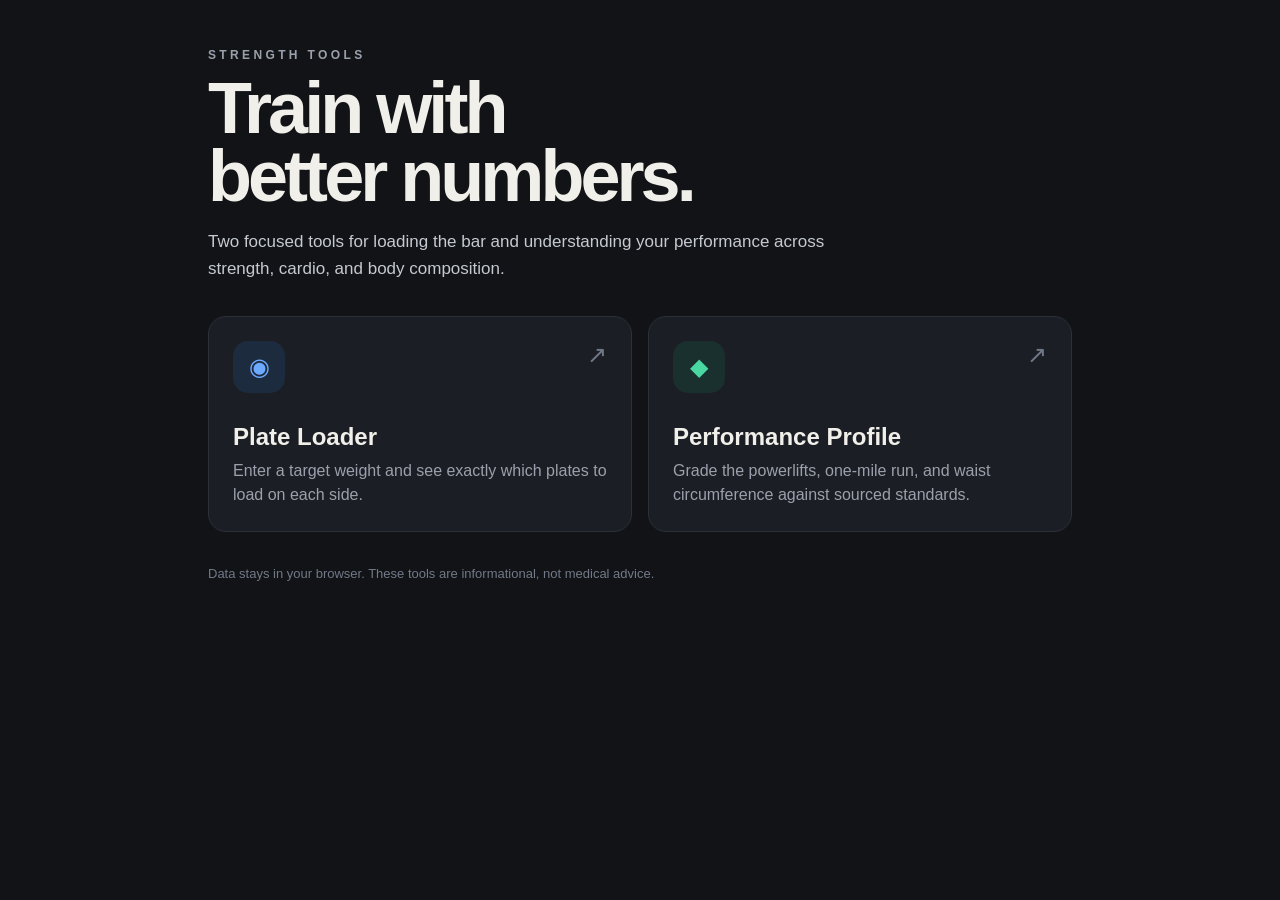
<file: index.html>
<!DOCTYPE html>
<html lang="en">
<head>
<meta charset="UTF-8">
<meta name="viewport" content="width=device-width, initial-scale=1, viewport-fit=cover">
<meta name="theme-color" content="#17181B">
<title>Strength Tools</title>
<style>
:root{color-scheme:dark;--bg:#111317;--panel:#1b1e24;--line:#2b3039;--text:#f1efe9;--muted:#9ba1ac}
*{box-sizing:border-box}body{margin:0;background:var(--bg);color:var(--text);font-family:Inter,-apple-system,BlinkMacSystemFont,"Segoe UI",sans-serif;min-height:100vh}
main{max-width:900px;margin:auto;padding:48px 18px 80px}.eyebrow{font-size:12px;letter-spacing:.28em;text-transform:uppercase;color:var(--muted);font-weight:800}
h1{font-size:clamp(38px,8vw,72px);line-height:.95;margin:12px 0 16px;letter-spacing:-.055em}.intro{max-width:620px;color:#c5c9d0;line-height:1.6;font-size:17px}
.grid{display:grid;grid-template-columns:repeat(auto-fit,minmax(260px,1fr));gap:16px;margin-top:34px}
.card{display:block;text-decoration:none;color:inherit;background:var(--panel);border:1px solid var(--line);border-radius:18px;padding:24px;min-height:210px;transition:.18s transform,.18s border-color}
.card:hover{transform:translateY(-3px);border-color:#596172}.icon{width:52px;height:52px;border-radius:15px;display:grid;place-items:center;font-size:24px;margin-bottom:30px}
.plate{background:#2f80ed22;color:#6ca9ff}.profile{background:#18a87522;color:#49d7a2}.card h2{margin:0 0 8px;font-size:24px}.card p{margin:0;color:var(--muted);line-height:1.5}.arrow{float:right;color:#707887;font-size:24px}
footer{margin-top:34px;color:#727987;font-size:13px}
</style>
</head>
<body>
<main>
  <div class="eyebrow">Strength Tools</div>
  <h1>Train with<br>better numbers.</h1>
  <p class="intro">Two focused tools for loading the bar and understanding your performance across strength, cardio, and body composition.</p>
  <section class="grid">
    <a class="card" href="plate-loader.html">
      <span class="arrow">↗</span><div class="icon plate">◉</div>
      <h2>Plate Loader</h2><p>Enter a target weight and see exactly which plates to load on each side.</p>
    </a>
    <a class="card" href="performance-grader/">
      <span class="arrow">↗</span><div class="icon profile">◆</div>
      <h2>Performance Profile</h2><p>Grade the powerlifts, one-mile run, and waist circumference against sourced standards.</p>
    </a>
  </section>
  <footer>Data stays in your browser. These tools are informational, not medical advice.</footer>
</main>
</body>
</html>
</file>
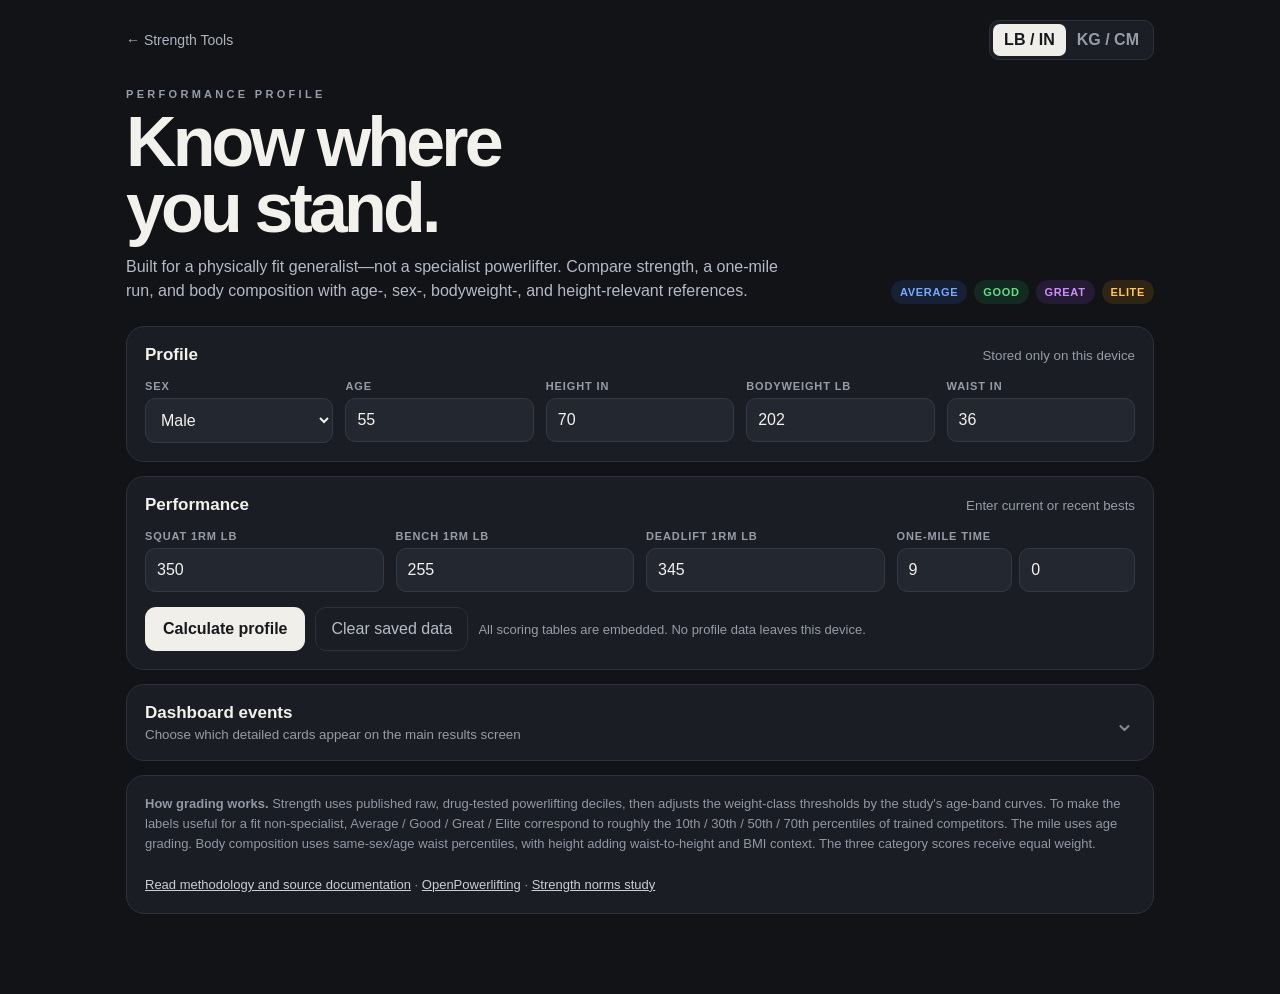
<file: performance-grader/index.html>
<!DOCTYPE html>
<html lang="en">
<head>
<meta charset="UTF-8">
<meta name="viewport" content="width=device-width, initial-scale=1, viewport-fit=cover">
<meta name="apple-mobile-web-app-capable" content="yes">
<meta name="mobile-web-app-capable" content="yes">
<meta name="apple-mobile-web-app-title" content="Performance Profile">
<meta name="theme-color" content="#111317">
<title>Performance Profile</title>
<link rel="stylesheet" href="styles.css">
</head>
<body>
<div class="container">
  <div class="topbar">
    <a class="back" href="../">← Strength Tools</a>
    <div class="unit-toggle" aria-label="Units">
      <button id="imperialBtn" class="active" type="button">LB / IN</button>
      <button id="metricBtn" type="button">KG / CM</button>
    </div>
  </div>

  <header class="hero">
    <div>
      <div class="eyebrow">Performance Profile</div>
      <h1>Know where<br>you stand.</h1>
      <p>Built for a physically fit generalist—not a specialist powerlifter. Compare strength, a one-mile run, and body composition with age-, sex-, bodyweight-, and height-relevant references.</p>
    </div>
    <div class="legend" aria-label="Grade legend">
      <span style="background:#3b82f622;color:#78a9ff">Average</span>
      <span style="background:#22c55e22;color:#66dc89">Good</span>
      <span style="background:#a855f722;color:#cc8ff9">Great</span>
      <span style="background:#f59e0b22;color:#ffc65a">Elite</span>
    </div>
  </header>

  <section class="panel">
    <div class="panel-title"><h2>Profile</h2><small>Stored only on this device</small></div>
    <div class="form-grid profile-grid">
      <div class="field"><label for="sex">Sex</label><select id="sex"><option value="male">Male</option><option value="female">Female</option></select></div>
      <div class="field"><label for="age">Age</label><input id="age" type="number" min="18" max="100" step="1" value="55"></div>
      <div class="field"><label for="height">Height <span class="lengthUnit">in</span></label><input id="height" type="number" min="1" step="0.1" value="70"></div>
      <div class="field"><label for="weight">Bodyweight <span class="weightUnit">lb</span></label><input id="weight" type="number" min="1" step="0.1" value="202"></div>
      <div class="field"><label for="waist">Waist <span class="lengthUnit">in</span></label><input id="waist" type="number" min="1" step="0.1" value="36"></div>
    </div>
  </section>

  <section class="panel">
    <div class="panel-title"><h2>Performance</h2><small>Enter current or recent bests</small></div>
    <div class="form-grid">
      <div class="field"><label for="squat">Squat 1RM <span class="weightUnit">lb</span></label><input id="squat" type="number" min="0" step="1" value="350"></div>
      <div class="field"><label for="bench">Bench 1RM <span class="weightUnit">lb</span></label><input id="bench" type="number" min="0" step="1" value="255"></div>
      <div class="field"><label for="deadlift">Deadlift 1RM <span class="weightUnit">lb</span></label><input id="deadlift" type="number" min="0" step="1" value="345"></div>
      <div class="field"><label>One-mile time</label><div class="time-row"><input id="mileMin" aria-label="Mile minutes" type="number" min="2" max="30" step="1" value="9"><input id="mileSec" aria-label="Mile seconds" type="number" min="0" max="59" step="1" value="0"></div></div>
    </div>
    <div class="action-row">
      <button class="primary" id="calculateBtn" type="button">Calculate profile</button>
      <button class="secondary" id="clearBtn" type="button">Clear saved data</button>
      <span class="status" id="status">All scoring tables are embedded. No profile data leaves this device.</span>
    </div>
  </section>

  <details class="panel dashboard-panel">
    <summary><span><b>Dashboard events</b><small>Choose which detailed cards appear on the main results screen</small></span><span class="summary-arrow">⌄</span></summary>
    <div id="testPicker" class="test-picker"></div>
    <p class="picker-note">This is the foundation for the future 20–30-test catalog. New tests can be added to the registry and pinned here without redesigning the dashboard.</p>
  </details>

  <div id="results" class="hidden">
    <section class="summary">
      <div class="score-card overall"><div class="score-label">Overall performance</div><div class="score-num" id="overallScore">—</div><div id="overallGrade"></div><div class="score-sub" id="overallSub"></div></div>
      <div class="score-card"><div class="score-label">Strength</div><div class="score-num" id="strengthScore">—</div><div id="strengthGrade"></div><div class="score-sub" id="strengthSub"></div></div>
      <div class="score-card"><div class="score-label">Cardio</div><div class="score-num" id="cardioScore">—</div><div id="cardioGrade"></div><div class="score-sub" id="cardioSub"></div></div>
      <div class="score-card"><div class="score-label">Body composition</div><div class="score-num" id="bodyScore">—</div><div id="bodyGrade"></div><div class="score-sub" id="bodySub"></div></div>
    </section>
    <div id="healthNotice" class="notice hidden"></div>
    <section class="events" id="eventGrid"></section>
  </div>

  <section class="panel sources">
    <b>How grading works.</b> Strength uses published raw, drug-tested powerlifting deciles, then adjusts the weight-class thresholds by the study's age-band curves. To make the labels useful for a fit non-specialist, Average / Good / Great / Elite correspond to roughly the 10th / 30th / 50th / 70th percentiles of trained competitors. The mile uses age grading. Body composition uses same-sex/age waist percentiles, with height adding waist-to-height and BMI context. The three category scores receive equal weight.
    <br><br>
    <a href="SOURCES.md">Read methodology and source documentation</a> ·
    <a href="https://www.openpowerlifting.org/" target="_blank" rel="noopener">OpenPowerlifting</a> ·
    <a href="https://doi.org/10.1016/j.jsams.2024.07.005" target="_blank" rel="noopener">Strength norms study</a>
  </section>
</div>
<script src="app.js"></script>
</body>
</html>
</file>
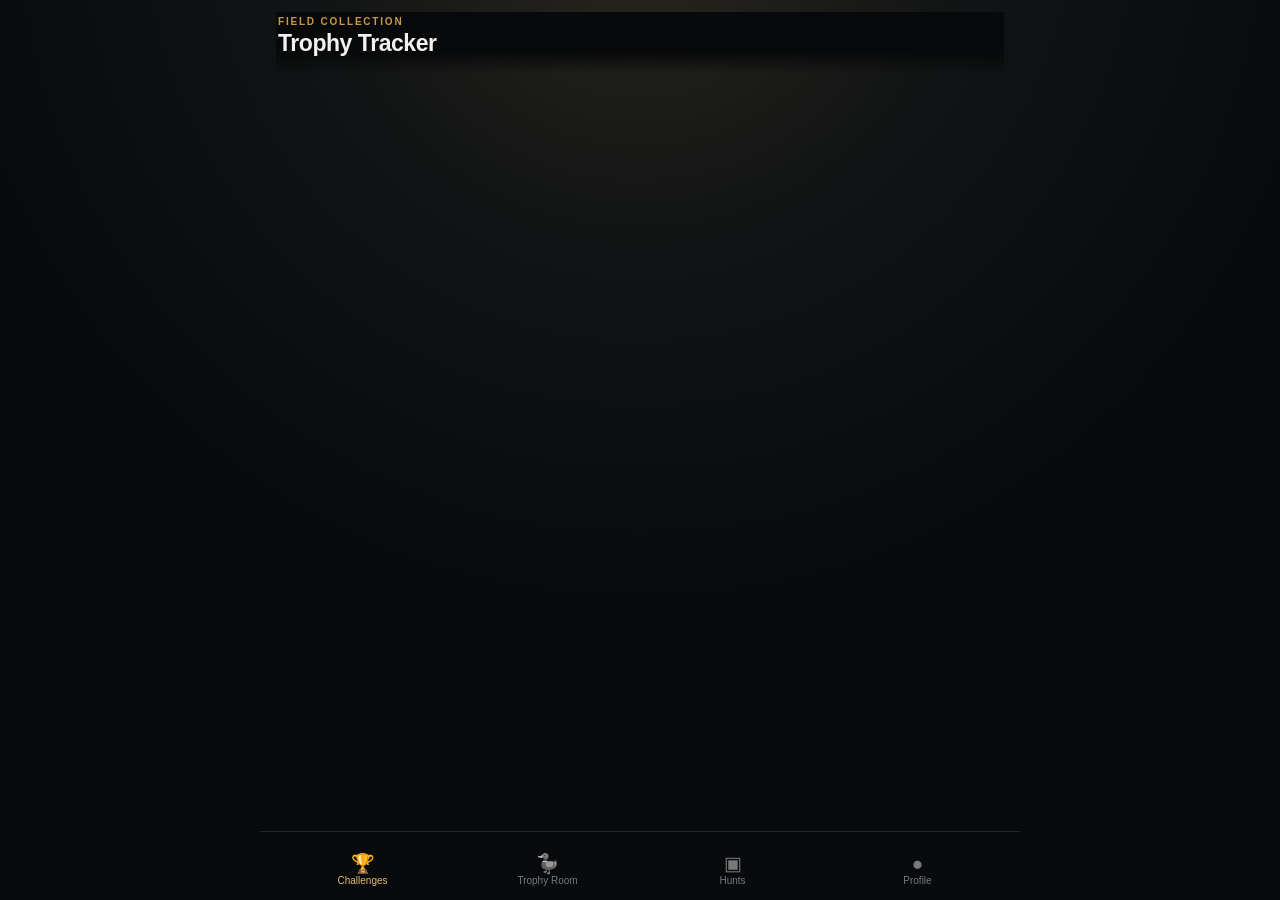
<file: uwc/index.html>
<!doctype html>
<html lang="en">
<head>
  <meta charset="utf-8" />
  <meta name="viewport" content="width=device-width, initial-scale=1, viewport-fit=cover" />
  <meta name="theme-color" content="#0b0c0d" />
  <meta name="color-scheme" content="dark" />
  <meta name="apple-mobile-web-app-capable" content="yes" />
  <meta name="apple-mobile-web-app-status-bar-style" content="black-translucent" />
  <meta name="apple-mobile-web-app-title" content="Trophy Tracker" />
  <meta name="description" content="A mobile-first trophy and hunting challenge tracker for waterfowl, turkey, upland game and big-game slams." />
  <link rel="manifest" href="manifest.webmanifest" />
  <link rel="icon" href="icon.svg" type="image/svg+xml" />
  <link rel="stylesheet" href="styles.css" />
  <link rel="stylesheet" href="challenge-library.css" />
  <title>Trophy Tracker</title>
</head>
<body>
  <div id="app" class="app-shell">
    <header class="topbar">
      <div>
        <div class="eyebrow">FIELD COLLECTION</div>
        <h1>Trophy Tracker</h1>
      </div>
      <button id="installBtn" class="icon-btn hidden" aria-label="Install app" title="Install app">＋</button>
    </header>
    <main id="screen" class="screen" aria-live="polite"></main>
    <nav class="bottom-nav" aria-label="Primary">
      <button class="nav-btn active" data-screen="challenges"><span>🏆</span><small>Challenges</small></button>
      <button class="nav-btn" data-screen="trophies"><span>🦆</span><small>Trophy Room</small></button>
      <button class="nav-btn" data-screen="hunts"><span>▣</span><small>Hunts</small></button>
      <button class="nav-btn" data-screen="profile"><span>●</span><small>Profile</small></button>
    </nav>
  </div>
  <div id="modalRoot"></div>
  <div id="toast" class="toast" role="status"></div>
  <script src="app.js"></script>
  <script src="species-icons.js"></script>
  <script src="waterfowl-icons-compat.js"></script>
  <script src="challenge-library.js"></script>
  <script src="challenge-data-fixes.js"></script>
  <script src="challenge-record-save-fix.js"></script>
</body>
</html>
</file>
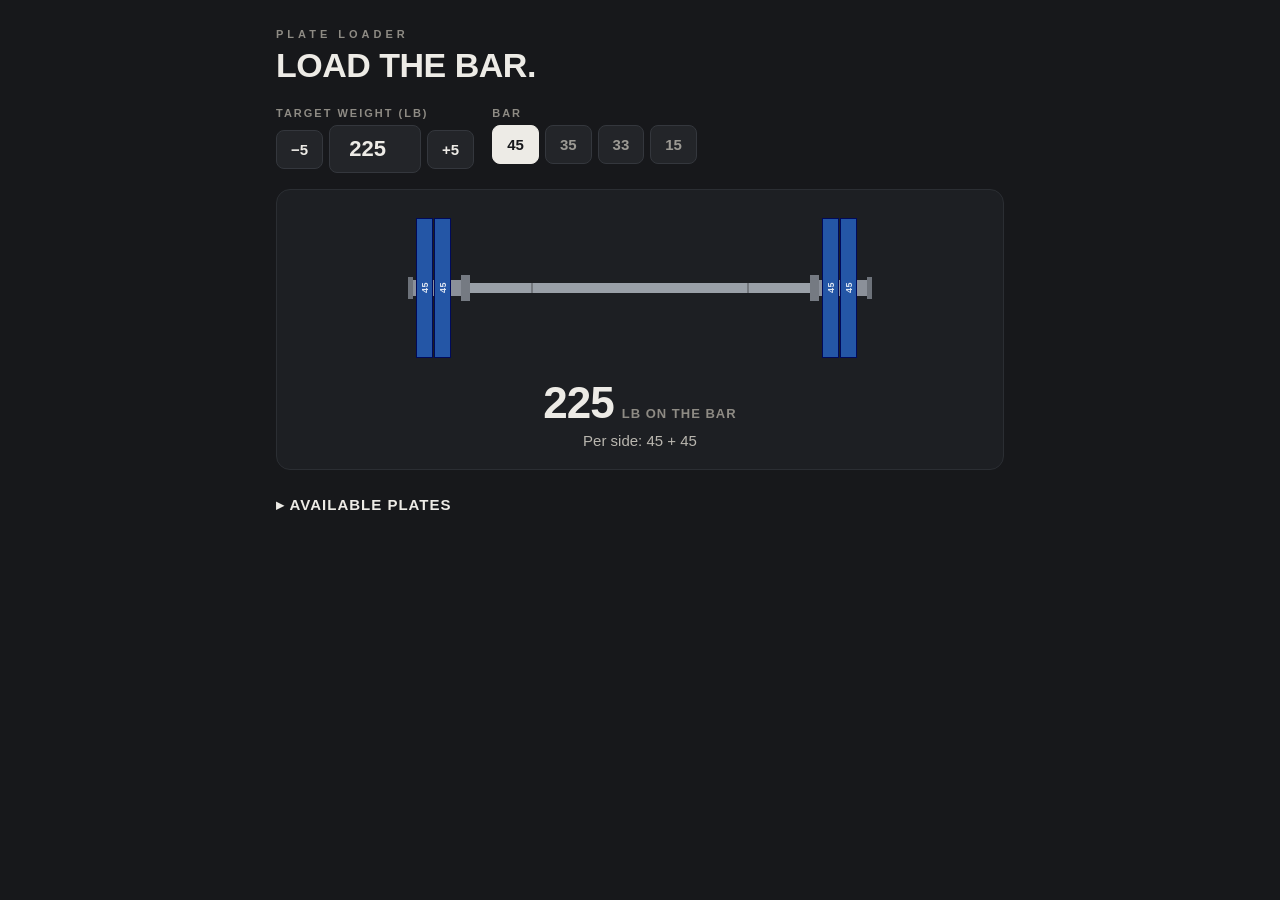
<file: plate-loader.html>
<!DOCTYPE html>
<html lang="en">
<head>
<meta charset="UTF-8">
<meta name="viewport" content="width=device-width, initial-scale=1, viewport-fit=cover, user-scalable=no">
<meta name="apple-mobile-web-app-capable" content="yes">
<meta name="mobile-web-app-capable" content="yes">
<meta name="apple-mobile-web-app-status-bar-style" content="black-translucent">
<meta name="apple-mobile-web-app-title" content="Plate Loader">
<meta name="theme-color" content="#17181B">
<title>Plate Loader</title>
<style>
  * { box-sizing: border-box; margin: 0; padding: 0; -webkit-tap-highlight-color: transparent; }
  body {
    background: #17181B; color: #EDEBE6;
    font-family: 'Helvetica Neue', Arial, sans-serif;
    padding: env(safe-area-inset-top) 0 calc(env(safe-area-inset-bottom) + 48px);
    min-height: 100vh;
  }
  .container { max-width: 760px; margin: 0 auto; padding: 28px 16px; }
  .eyebrow { font-size: 11px; letter-spacing: 4px; color: #8E8B84; font-weight: 700; margin-bottom: 6px; }
  h1 { font-size: 34px; font-weight: 800; letter-spacing: -0.5px; text-transform: uppercase;
       font-family: 'Arial Narrow','Helvetica Neue',sans-serif; margin-bottom: 22px; }
  .controls { display: flex; gap: 18px; flex-wrap: wrap; margin-bottom: 8px; }
  .field { display: flex; flex-direction: column; gap: 6px; }
  .label { font-size: 11px; letter-spacing: 2px; color: #8E8B84; font-weight: 700; text-transform: uppercase; }
  .row { display: flex; gap: 6px; align-items: center; }
  button {
    font-family: inherit; cursor: pointer;
    background: #232529; color: #EDEBE6; border: 1px solid #34373d; border-radius: 8px;
  }
  .step-btn { padding: 10px 14px; font-size: 15px; font-weight: 700; }
  input[type=number] {
    width: 92px; padding: 10px 12px; font-size: 22px; font-weight: 800; text-align: center;
    background: #232529; color: #EDEBE6; border: 1px solid #34373d; border-radius: 8px; outline: none;
    font-family: inherit;
  }
  .bar-btn { padding: 10px 14px; font-size: 15px; font-weight: 700; color: #9c9a94; }
  .bar-btn.active { background: #EDEBE6; color: #17181B; border-color: #EDEBE6; }
  .stage { background: #1D1F23; border: 1px solid #2b2e33; border-radius: 14px; padding: 8px 8px 20px; margin-top: 16px; }
  .bar-wrap { display: flex; align-items: center; justify-content: center; min-height: 180px; padding: 16px 8px; overflow-x: auto; }
  .sleeve-end { width: 5px; height: 22px; background: #6d727a; flex-shrink: 0; }
  .sleeve { display: flex; align-items: center; gap: 1px; min-width: 48px; height: 16px; background: #8b9099; padding: 0 3px; }
  .collar { width: 9px; height: 26px; background: #757a82; flex-shrink: 0; }
  .shaft { flex: 1 1 120px; min-width: 90px; max-width: 340px; height: 10px; background: #9aa0a8; position: relative; }
  .knurl { position: absolute; top: 0; bottom: 0; width: 2px; background: rgba(0,0,0,0.25); }
  .plate {
    display: flex; align-items: center; justify-content: center; flex-shrink: 0;
  }
  .plate span {
    writing-mode: vertical-rl; transform: rotate(180deg);
    font-size: 9px; font-weight: 700; letter-spacing: 0.5px;
    font-family: 'Arial Narrow','Helvetica Neue',sans-serif; user-select: none;
  }
  .readout { text-align: center; padding: 0 12px; }
  .readout-main { display: flex; align-items: baseline; justify-content: center; gap: 8px; }
  .readout-num { font-size: 44px; font-weight: 800; font-family: 'Arial Narrow',sans-serif; letter-spacing: -1px; }
  .readout-unit { font-size: 13px; color: #8E8B84; letter-spacing: 1px; text-transform: uppercase; font-weight: 700; }
  .readout-sub { margin-top: 4px; font-size: 15px; color: #B9B6AF; }
  .warn {
    margin-top: 12px; padding: 10px 14px; background: rgba(200,50,43,0.12);
    border: 1px solid rgba(200,50,43,0.4); border-radius: 8px; font-size: 13.5px; color: #F0A9A4; text-align: center;
  }
  .inv-section { margin-top: 20px; }
  .inv-toggle { background: none; border: none; color: #EDEBE6; font-size: 15px; font-weight: 700;
                letter-spacing: 1px; padding: 6px 0; text-transform: uppercase; }
  .inv-grid { display: none; flex-direction: column; gap: 8px; margin-top: 8px; }
  .inv-grid.open { display: flex; }
  .inv-row { display: flex; align-items: center; justify-content: space-between; gap: 12px;
             background: #1D1F23; border: 1px solid #2b2e33; border-radius: 10px; padding: 8px 12px; flex-wrap: wrap; }
  .inv-row.disabled { opacity: 0.45; }
  .inv-check { display: flex; align-items: center; gap: 10px; cursor: pointer; }
  .inv-check input { width: 18px; height: 18px; }
  .swatch { display: inline-flex; align-items: center; justify-content: center; width: 44px; height: 44px;
            border-radius: 50%; font-weight: 800; font-size: 13px; border: 2px solid rgba(255,255,255,0.15); }
  .inv-controls { display: flex; align-items: center; gap: 14px; flex-wrap: wrap; }
  .qty-btn { width: 36px; height: 36px; font-size: 16px; font-weight: 700; }
  .qty-num { width: 26px; text-align: center; font-weight: 800; font-size: 16px; display: inline-block; }
  .type-toggle { display: flex; border-radius: 8px; overflow: hidden; border: 1px solid #34373d; }
  .type-btn { padding: 8px 12px; font-size: 12.5px; font-weight: 700; color: #9c9a94; border: none; border-radius: 0; letter-spacing: 0.5px; }
  .type-btn.active { background: #EDEBE6; color: #17181B; }
  .inv-hint { font-size: 12px; color: #77746e; padding: 2px 4px; }
</style>
</head>
<body>
<div class="container">
  <div class="eyebrow">PLATE LOADER</div>
  <h1>Load the bar.</h1>

  <div class="controls">
    <div class="field">
      <div class="label">Target weight (lb)</div>
      <div class="row">
        <button class="step-btn" id="minus5">&minus;5</button>
        <input type="number" inputmode="decimal" step="any" id="target" value="225">
        <button class="step-btn" id="plus5">+5</button>
      </div>
    </div>
    <div class="field">
      <div class="label">Bar</div>
      <div class="row" id="barRow"></div>
    </div>
  </div>

  <div class="stage">
    <div class="bar-wrap" id="barWrap"></div>
    <div class="readout" id="readout"></div>
  </div>

  <div class="inv-section">
    <button class="inv-toggle" id="invToggle">&#9656; Available plates</button>
    <div class="inv-grid" id="invGrid"></div>
  </div>
</div>

<script>
// ---------- Plate definitions ----------
const PLATE_DEFS = [
  { w: 55,  bumper: "#C8322B" },
  { w: 45,  bumper: "#2456A6" },
  { w: 35,  bumper: "#E8B62C" },
  { w: 25,  bumper: "#2E7D46" },
  { w: 15,  bumper: "#2B2B2B" },
  { w: 10,  bumper: "#E8E4DC" },
  { w: 5,   bumper: "#3E4A5A" },
  { w: 2.5, bumper: "#5A5A5A" },
];
const METAL = "#4A4E55";
const BARS = [45, 35, 33, 15];

function plateVisual(w, type) {
  if (type === "bumper") {
    const h = w >= 25 ? 140 : w >= 10 ? 126 : w >= 5 ? 80 : 62;
    const t = w >= 45 ? 17 : w >= 35 ? 15 : w >= 25 ? 13 : w >= 10 ? 11 : 8;
    return { h, t };
  }
  const h = w >= 45 ? 132 : w >= 35 ? 118 : w >= 25 ? 102 : w >= 10 ? 80 : w >= 5 ? 66 : 52;
  const t = w >= 45 ? 12 : w >= 25 ? 10 : w >= 10 ? 8 : 7;
  return { h, t };
}

function shade(hex, pct) {
  const n = parseInt(hex.slice(1), 16);
  let r = (n >> 16) & 255, g = (n >> 8) & 255, b = n & 255;
  const adj = Math.round((pct / 100) * 255);
  r = Math.min(255, Math.max(0, r + adj));
  g = Math.min(255, Math.max(0, g + adj));
  b = Math.min(255, Math.max(0, b + adj));
  return "#" + ((r << 16) | (g << 8) | b).toString(16).padStart(6, "0");
}

// ---------- State (with persistence, guarded for environments without storage) ----------
const store = {
  get(k) { try { return localStorage.getItem(k); } catch (e) { return null; } },
  set(k, v) { try { localStorage.setItem(k, v); } catch (e) {} }
};

let state = {
  target: 225,
  barWeight: 45,
  inventory: {}
};
for (const d of PLATE_DEFS) {
  state.inventory[d.w] = {
    enabled: d.w !== 55,
    count: d.w >= 45 ? 8 : d.w >= 25 ? 4 : d.w >= 5 ? 4 : 2,
    type: "bumper"
  };
}
(function restore() {
  const saved = store.get("plateLoaderState");
  if (!saved) return;
  try {
    const s = JSON.parse(saved);
    if (s && typeof s === "object") {
      if (typeof s.target === "number") state.target = s.target;
      if (BARS.includes(s.barWeight)) state.barWeight = s.barWeight;
      if (s.inventory) for (const k in state.inventory) if (s.inventory[k]) state.inventory[k] = s.inventory[k];
    }
  } catch (e) {}
})();
function persist() { store.set("plateLoaderState", JSON.stringify(state)); }

// ---------- Loading algorithm ----------
function solveLoad(target, barWeight, inventory) {
  const perSide = (target - barWeight) / 2;
  if (perSide < 0) return { plates: [], underBar: true };
  // Bounded knapsack: maximize load without exceeding the target, then
  // minimize the number of plates. Integer 2.5 lb units avoid rounding drift.
  const unit = 2.5;
  const limit = Math.max(0, Math.floor((perSide + 1e-9) / unit));
  const reachable = new Map([[0, []]]);
  for (const def of PLATE_DEFS) {
    const inv = inventory[def.w];
    if (!inv || !inv.enabled || !Number.isFinite(inv.count)) continue;
    const weight = Math.round(def.w / unit);
    let pairs = Math.min(Math.max(0, Math.floor(inv.count / 2)), Math.floor(limit / weight));
    // Split inventory into binary bundles so large counts do not require
    // one pass per plate. Each bundle can be used at most once.
    for (let size = 1; pairs > 0; size *= 2) {
      const count = Math.min(size, pairs);
      pairs -= count;
      const bundleWeight = weight * count;
      for (const [sum, chosen] of Array.from(reachable)) {
        const next = sum + bundleWeight;
        if (next > limit) continue;
        const previous = reachable.get(next);
        if (!previous || chosen.length + count < previous.length) {
          reachable.set(next, chosen.concat(Array.from({ length: count }, () => ({ w: def.w, type: inv.type }))));
        }
      }
    }
  }
  let best = 0;
  for (const sum of reachable.keys()) if (sum > best) best = sum;
  const plates = reachable.get(best).slice().sort((a, b) => b.w - a.w);
  const loaded = best * unit;
  const remaining = perSide - loaded;
  return { plates, perSide, loaded, exact: Math.abs(remaining) < 1e-9, remaining, underBar: false };
}

// ---------- Rendering ----------
const el = (tag, cls, html) => {
  const e = document.createElement(tag);
  if (cls) e.className = cls;
  if (html !== undefined) e.innerHTML = html;
  return e;
};

function renderPlate(p) {
  const { h, t } = plateVisual(p.w, p.type);
  const def = PLATE_DEFS.find(d => d.w === p.w);
  const color = p.type === "bumper" ? def.bumper : METAL;
  const light = p.type === "bumper" && p.w === 10;
  const d = el("div", "plate");
  d.style.cssText = `width:${t}px;height:${h}px;background:${color};border:1px solid ${shade(color, -30)}`;
  const s = el("span", "", String(p.w));
  s.style.color = light ? "#333" : "rgba(255,255,255,0.85)";
  d.appendChild(s);
  d.title = `${p.w} lb ${p.type}`;
  return d;
}

function renderBar(plates) {
  const wrap = document.getElementById("barWrap");
  wrap.innerHTML = "";
  const sleeveL = el("div", "sleeve"), sleeveR = el("div", "sleeve");
  [...plates].reverse().forEach(p => sleeveL.appendChild(renderPlate(p)));
  plates.forEach(p => sleeveR.appendChild(renderPlate(p)));
  const shaft = el("div", "shaft");
  const k1 = el("div", "knurl"), k2 = el("div", "knurl");
  k1.style.left = "18%"; k2.style.right = "18%";
  shaft.append(k1, k2);
  wrap.append(el("div","sleeve-end"), sleeveL, el("div","collar"), shaft, el("div","collar"), sleeveR, el("div","sleeve-end"));
}

function render({ syncTarget = true } = {}) {
  const target = Number(state.target) || 0;
  const result = solveLoad(target, state.barWeight, state.inventory);
  const readout = document.getElementById("readout");

  // bar buttons
  const barRow = document.getElementById("barRow");
  barRow.innerHTML = "";
  BARS.forEach(b => {
    const btn = el("button", "bar-btn" + (state.barWeight === b ? " active" : ""), String(b));
    btn.onclick = () => { state.barWeight = b; persist(); render(); };
    barRow.appendChild(btn);
  });

  // Preserve the browser's editing buffer (e.g. "47.") and caret while typing.
  if (syncTarget) document.getElementById("target").value = state.target;

  if (result.underBar) {
    document.getElementById("barWrap").innerHTML = "";
    readout.innerHTML = `<div class="warn">Target is below the bar weight &mdash; the empty bar is ${state.barWeight} lb.</div>`;
    return;
  }

  renderBar(result.plates);
  const totalOnBar = state.barWeight + result.loaded * 2;
  const perSideText = result.plates.map(p => p.w).join(" + ") || "empty bar";
  let html = `
    <div class="readout-main">
      <span class="readout-num">${round1(totalOnBar)}</span>
      <span class="readout-unit">lb on the bar</span>
    </div>
    <div class="readout-sub">Per side: ${perSideText}</div>`;
  if (!result.exact) {
    html += `<div class="warn">Closest load with your plates &mdash; ${round1(result.remaining)} lb short per side (${round1(result.remaining*2)} lb total). Check inventory below.</div>`;
  }
  readout.innerHTML = html;
}

function round1(n) { return Math.round(n * 10) / 10; }

function renderInventory() {
  const grid = document.getElementById("invGrid");
  grid.innerHTML = "";
  PLATE_DEFS.forEach(d => {
    const inv = state.inventory[d.w];
    const row = el("div", "inv-row" + (inv.enabled ? "" : " disabled"));

    const check = el("label", "inv-check");
    const cb = document.createElement("input");
    cb.type = "checkbox"; cb.checked = inv.enabled;
    cb.onchange = () => { inv.enabled = cb.checked; persist(); render(); renderInventory(); };
    const sw = el("span", "swatch", String(d.w));
    sw.style.background = inv.type === "bumper" ? d.bumper : METAL;
    sw.style.color = (inv.type === "bumper" && d.w === 10) ? "#333" : "#fff";
    check.append(cb, sw);

    const controls = el("div", "inv-controls");
    const qty = el("div", "row");
    const minus = el("button", "qty-btn", "&minus;");
    const num = el("span", "qty-num", String(inv.count));
    const plus = el("button", "qty-btn", "+");
    minus.onclick = () => { inv.count = Math.max(0, inv.count - 2); persist(); render(); renderInventory(); };
    plus.onclick = () => { inv.count += 2; persist(); render(); renderInventory(); };
    qty.append(minus, num, plus);

    const toggle = el("div", "type-toggle");
    const bBtn = el("button", "type-btn" + (inv.type === "bumper" ? " active" : ""), "Bumper");
    const mBtn = el("button", "type-btn" + (inv.type === "metal" ? " active" : ""), "Metal");
    bBtn.onclick = () => { inv.type = "bumper"; persist(); render(); renderInventory(); };
    mBtn.onclick = () => { inv.type = "metal"; persist(); render(); renderInventory(); };
    toggle.append(bBtn, mBtn);

    controls.append(qty, toggle);
    row.append(check, controls);
    grid.appendChild(row);
  });
  grid.appendChild(el("div", "inv-hint", "Counts are total plates (pairs load two at a time)."));
}

// ---------- Wiring ----------
document.getElementById("target").addEventListener("input", e => {
  state.target = e.target.value === "" ? "" : Number(e.target.value);
  persist();
  render({ syncTarget: false });
});
document.getElementById("minus5").onclick = () => {
  state.target = Math.max(state.barWeight, (Number(state.target) || 0) - 5);
  persist(); render();
};
document.getElementById("plus5").onclick = () => {
  state.target = (Number(state.target) || 0) + 5;
  persist(); render();
};
document.getElementById("invToggle").onclick = () => {
  const grid = document.getElementById("invGrid");
  grid.classList.toggle("open");
  document.getElementById("invToggle").innerHTML =
    (grid.classList.contains("open") ? "&#9662;" : "&#9656;") + " Available plates";
};

renderInventory();
render();
</script>
</body>
</html>
</file>
<file: performance-grader/styles.css>
:root{
  color-scheme:dark;--bg:#111317;--panel:#1a1d23;--panel2:#20242b;--line:#2c313b;
  --text:#f3f1eb;--muted:#969da8;--below:#7c8291;--average:#3b82f6;
  --good:#22c55e;--great:#a855f7;--elite:#f59e0b;
  --squat:#e4572e;--bench:#2f80ed;--deadlift:#8e5de7;--mile:#18a875;--waist:#00a6a6
}
*{box-sizing:border-box}html{scroll-behavior:smooth}
body{margin:0;background:var(--bg);color:var(--text);font-family:Inter,-apple-system,BlinkMacSystemFont,"Segoe UI",sans-serif;min-height:100vh}
button,input,select{font:inherit}button{cursor:pointer}
.container{max-width:1060px;margin:auto;padding:20px 16px 80px}
.topbar{display:flex;align-items:center;justify-content:space-between;gap:12px;margin-bottom:28px}
.back{color:#aeb4be;text-decoration:none;font-size:14px}.back:hover{color:#fff}
.unit-toggle{display:flex;background:#1b1e24;border:1px solid var(--line);border-radius:10px;padding:3px}
.unit-toggle button{border:0;background:transparent;color:var(--muted);padding:7px 11px;border-radius:7px;font-weight:700}
.unit-toggle button.active{background:#f0eee8;color:#15171b}
.hero{display:grid;grid-template-columns:1.4fr .6fr;gap:18px;align-items:end;margin-bottom:22px}
.eyebrow{font-size:11px;letter-spacing:.3em;text-transform:uppercase;color:var(--muted);font-weight:800}
h1{font-size:clamp(38px,7vw,70px);line-height:.94;letter-spacing:-.055em;margin:10px 0 13px}
.hero p{color:#b5bbc5;line-height:1.55;max-width:680px;margin:0}.legend{display:flex;flex-wrap:wrap;gap:7px;justify-content:flex-end}
.legend span,.grade-pill{padding:6px 9px;border-radius:999px;font-size:11px;font-weight:800;text-transform:uppercase;letter-spacing:.06em}
.panel{background:var(--panel);border:1px solid var(--line);border-radius:18px;padding:18px;margin-top:14px}
.panel-title{display:flex;align-items:center;justify-content:space-between;margin-bottom:15px}.panel-title h2{font-size:17px;margin:0}.panel-title small{color:var(--muted)}
.form-grid{display:grid;grid-template-columns:repeat(auto-fit,minmax(170px,1fr));gap:12px}.profile-grid{grid-template-columns:repeat(auto-fit,minmax(145px,1fr))}
.field{display:flex;flex-direction:column;gap:6px}.field label{font-size:11px;letter-spacing:.08em;text-transform:uppercase;color:var(--muted);font-weight:800}
input,select{width:100%;border:1px solid #343a45;background:#23272f;color:var(--text);border-radius:10px;padding:12px 11px;outline:none}
input:focus,select:focus{border-color:#758096}.time-row{display:grid;grid-template-columns:1fr 1fr;gap:7px}
.action-row{display:flex;gap:10px;align-items:center;margin-top:15px;flex-wrap:wrap}
.primary{border:0;border-radius:11px;background:#f1efe9;color:#17191d;font-weight:850;padding:13px 18px}
.secondary{border:1px solid var(--line);border-radius:11px;background:transparent;color:#b6bdc7;padding:12px 15px}
.status{color:var(--muted);font-size:13px}
.dashboard-panel summary{list-style:none;cursor:pointer;display:flex;align-items:center;justify-content:space-between;gap:16px}.dashboard-panel summary::-webkit-details-marker{display:none}
.dashboard-panel summary span:first-child{display:flex;flex-direction:column;gap:4px}.dashboard-panel summary b{font-size:17px}.dashboard-panel summary small,.picker-note{color:var(--muted)}
.summary-arrow{font-size:25px;color:#818995;transition:transform .2s}.dashboard-panel[open] .summary-arrow{transform:rotate(180deg)}
.test-picker{display:grid;grid-template-columns:repeat(auto-fit,minmax(180px,1fr));gap:9px;margin-top:17px}
.test-choice{--choice:#fff;display:flex;align-items:center;gap:10px;border:1px solid var(--line);background:var(--panel2);border-radius:12px;padding:11px;cursor:pointer}
.test-choice:has(input:checked){border-color:var(--choice);box-shadow:inset 3px 0 0 var(--choice)}.test-choice input{width:18px;height:18px;accent-color:var(--choice)}
.test-choice span{display:flex;flex-direction:column;gap:2px}.test-choice b{font-size:13px}.test-choice small{font-size:11px;color:var(--muted)}.picker-note{font-size:12px;line-height:1.45;margin:13px 0 0}
.summary{display:grid;grid-template-columns:1.1fr repeat(3,1fr);gap:12px;margin-top:16px}
.score-card{background:var(--panel);border:1px solid var(--line);border-radius:17px;padding:17px;min-height:154px}
.score-card.overall{background:linear-gradient(135deg,#20242c,#181b21)}
.score-label{font-size:11px;letter-spacing:.12em;text-transform:uppercase;color:var(--muted);font-weight:800}
.score-num{font-size:42px;font-weight:900;letter-spacing:-.05em;margin:7px 0 3px}.score-sub{font-size:11px;color:#858d99;margin-top:10px;line-height:1.35}
.events{display:grid;grid-template-columns:repeat(2,1fr);gap:14px;margin-top:14px}
.event{--accent:#fff;background:var(--panel);border:1px solid var(--line);border-top:4px solid var(--accent);border-radius:17px;padding:18px}
.event-head{display:flex;justify-content:space-between;gap:12px;align-items:flex-start}.event h3{margin:0;font-size:20px}.event-value{font-size:13px;color:var(--muted);margin-top:3px}
.metric{font-size:38px;font-weight:900;letter-spacing:-.045em;margin:20px 0 2px}.metric-note{color:#a5acb7;font-size:13px;line-height:1.4}
.bar{height:9px;background:#292e37;border-radius:99px;overflow:hidden;margin:16px 0 8px}.bar>span{display:block;height:100%;background:var(--accent);border-radius:inherit;transition:width .35s}
.scale{display:grid;grid-template-columns:repeat(4,1fr);gap:6px;margin-top:13px}
.mark{background:var(--panel2);border-radius:9px;padding:9px 7px;text-align:center}.mark b{display:block;font-size:12px}.mark small{display:block;color:var(--muted);font-size:10px;margin-top:4px}
.event-foot{border-top:1px solid var(--line);padding-top:12px;margin-top:14px;color:#9098a4;font-size:11px;line-height:1.45}
.notice{border:1px solid #6f5522;background:#2a2417;color:#e6c982;border-radius:12px;padding:12px 14px;font-size:13px;line-height:1.55;margin-top:14px}
.empty-state{grid-column:1/-1;border:1px dashed #3a404b;border-radius:16px;padding:25px;color:#9ba2ad;text-align:center}
.sources{font-size:13px;color:#9098a4;line-height:1.55}.sources a{color:#c9ced6}
.hidden{display:none!important}
@media(max-width:800px){.hero{grid-template-columns:1fr}.legend{justify-content:flex-start}.summary{grid-template-columns:repeat(2,1fr)}}
@media(max-width:590px){.container{padding:16px 12px 60px}.form-grid,.summary,.events{grid-template-columns:1fr}.panel{padding:15px}.score-card{min-height:125px}.scale{grid-template-columns:repeat(2,1fr)}}
</file>
<file: uwc/styles.css>
:root {
  --bg: #08090a;
  --panel: #101214;
  --panel-2: #16191b;
  --panel-3: #1c2022;
  --gold: #c99848;
  --gold-2: #e3b96e;
  --silver: #bbc0c3;
  --text: #f1f1ee;
  --muted: #92999d;
  --line: rgba(255,255,255,.10);
  --green: #73a957;
  --red: #b85a50;
  --safe-bottom: env(safe-area-inset-bottom, 0px);
  --safe-top: env(safe-area-inset-top, 0px);
}
* { box-sizing: border-box; }
html, body { margin: 0; min-height: 100%; background: var(--bg); color: var(--text); font-family: -apple-system, BlinkMacSystemFont, "SF Pro Text", Inter, Segoe UI, sans-serif; }
body { background: radial-gradient(circle at 50% -10%, #2a271f 0, #111314 29%, #08090a 62%); }
button, input, textarea, select { font: inherit; }
button { -webkit-tap-highlight-color: transparent; }
.app-shell { min-height: 100dvh; max-width: 760px; margin: 0 auto; padding: calc(12px + var(--safe-top)) 16px calc(92px + var(--safe-bottom)); }
.topbar { display:flex; align-items:center; justify-content:space-between; padding: 4px 2px 16px; position:sticky; top:0; z-index:20; background:linear-gradient(to bottom, rgba(8,9,10,.98) 65%, rgba(8,9,10,0)); backdrop-filter: blur(16px); }
.eyebrow { color:var(--gold); font-size:10px; letter-spacing:.18em; font-weight:700; }
h1 { margin:3px 0 0; font-size:23px; letter-spacing:-.02em; }
h2,h3,p { margin-top:0; }
.screen { min-height: 70vh; }
.hidden { display:none !important; }
.icon-btn { width:40px; height:40px; border-radius:50%; border:1px solid var(--line); color:var(--gold-2); background:var(--panel-2); font-size:23px; }
.card { background:linear-gradient(155deg, rgba(24,27,28,.97), rgba(13,15,16,.98)); border:1px solid var(--line); border-radius:18px; box-shadow:0 10px 30px rgba(0,0,0,.18); }
.hero { padding:22px; overflow:hidden; position:relative; background:linear-gradient(180deg, rgba(13,15,15,.44), rgba(12,13,14,.98)),radial-gradient(circle at 85% 0%, rgba(201,152,72,.20), transparent 45%), #151819; }
.hero::after { content:""; position:absolute; width:220px; height:220px; border:1px solid rgba(201,152,72,.16); border-radius:50%; right:-95px; top:-95px; }
.hero .series { color:var(--gold-2); font-size:12px; font-weight:800; letter-spacing:.08em; }
.hero h2 { margin:7px 0 16px; font-size:24px; max-width:390px; }
.progress-row { display:flex; align-items:flex-end; justify-content:space-between; gap:12px; }
.progress-big { font-size:44px; line-height:1; font-weight:800; letter-spacing:-.05em; }
.progress-big span { color:var(--muted); font-size:24px; }
.percent { color:var(--muted); font-size:12px; margin-bottom:4px; }
.progress-track { height:8px; border-radius:20px; background:#303436; overflow:hidden; margin:14px 0 0; }
.progress-fill { height:100%; background:linear-gradient(90deg,var(--gold),var(--gold-2)); border-radius:inherit; transition:width .25s ease; }
.milestones { display:grid; grid-template-columns: repeat(4, 1fr); gap:7px; margin-top:18px; }
.milestone { text-align:center; padding:10px 5px; border-radius:12px; background:rgba(255,255,255,.035); border:1px solid var(--line); }
.milestone .dot { width:23px; height:23px; border-radius:50%; border:1px solid #565d61; display:grid; place-items:center; margin:0 auto 6px; font-size:11px; }
.milestone.earned .dot { background:var(--green); border-color:var(--green); color:#091009; }
.milestone strong { display:block; font-size:9px; letter-spacing:.02em; }
.milestone small { color:var(--muted); font-size:8px; }
.section-head { display:flex; justify-content:space-between; align-items:center; margin:26px 2px 10px; }
.section-head h3 { margin:0; font-size:15px; letter-spacing:.02em; }
.section-head .subtle { color:var(--muted); font-size:12px; }
.category-list { display:grid; gap:9px; }
.category-row { padding:13px 14px; display:grid; grid-template-columns: 38px 1fr auto; gap:10px; align-items:center; cursor:pointer; }
.category-icon { width:38px; height:38px; border-radius:50%; display:grid; place-items:center; background:rgba(201,152,72,.12); border:1px solid rgba(201,152,72,.32); }
.category-row strong { display:block; font-size:13px; }
.category-row small { color:var(--muted); }
.category-row .count { color:var(--gold-2); font-weight:700; font-size:12px; }
.mini-track { height:4px; background:#303436; border-radius:9px; overflow:hidden; margin-top:7px; }
.mini-track i { display:block; height:100%; background:var(--gold); }
.filter-scroll { display:flex; gap:8px; overflow-x:auto; padding:1px 1px 7px; scrollbar-width:none; }
.filter-scroll::-webkit-scrollbar { display:none; }
.filter-chip { white-space:nowrap; border:1px solid var(--line); background:var(--panel); color:var(--muted); padding:9px 12px; border-radius:99px; font-size:12px; }
.filter-chip.active { color:#111; background:var(--gold-2); border-color:var(--gold-2); font-weight:700; }
.species-grid { display:grid; grid-template-columns:repeat(2,minmax(0,1fr)); gap:10px; }
.species-card { min-height:112px; padding:13px; position:relative; overflow:hidden; display:flex; flex-direction:column; justify-content:space-between; cursor:pointer; }
.species-card.harvested { border-color:rgba(115,169,87,.38); }
.species-card .bird-mark { font-size:25px; opacity:.75; }
.species-card.harvested .bird-mark { opacity:1; }
.species-card strong { font-size:13px; line-height:1.2; padding-right:30px; }
.species-card small { color:var(--muted); font-size:10px; }
.quick-check { position:absolute; top:10px; right:10px; width:28px; height:28px; border-radius:50%; display:grid; place-items:center; border:1px solid #555c60; background:#131618; color:transparent; z-index:2; }
.quick-check.checked { background:var(--green); color:white; border-color:var(--green); }
.cover-thumb { position:absolute; inset:0; width:100%; height:100%; object-fit:cover; opacity:.34; filter:saturate(.8); }
.species-card .content { position:relative; z-index:1; }
.empty { padding:28px 18px; text-align:center; color:var(--muted); }
.empty .emoji { font-size:37px; margin-bottom:10px; }
.list { display:grid; gap:10px; }
.trophy-row { padding:12px; display:grid; grid-template-columns:64px 1fr auto; align-items:center; gap:12px; cursor:pointer; }
.trophy-row .thumb { width:64px; height:58px; border-radius:12px; background:#242829; display:grid; place-items:center; overflow:hidden; font-size:25px; }
.thumb img { width:100%; height:100%; object-fit:cover; }
.trophy-row strong { font-size:14px; }
.trophy-row small { color:var(--muted); display:block; margin-top:3px; }
.badge { display:inline-flex; align-items:center; gap:5px; padding:5px 8px; border-radius:30px; font-size:10px; color:var(--gold-2); background:rgba(201,152,72,.10); border:1px solid rgba(201,152,72,.22); }
.action-btn { width:100%; border:0; border-radius:13px; padding:13px 16px; font-weight:800; color:#111; background:linear-gradient(180deg,var(--gold-2),var(--gold)); }
.action-btn.secondary { color:var(--text); background:var(--panel-2); border:1px solid var(--line); }
.action-btn.danger { color:#ffb6b0; background:rgba(184,90,80,.11); border:1px solid rgba(184,90,80,.35); }
.fab { position:fixed; right:max(22px, calc((100vw - 760px)/2 + 22px)); bottom:calc(84px + var(--safe-bottom)); width:54px; height:54px; border-radius:50%; border:0; background:var(--gold-2); color:#111; font-size:25px; font-weight:700; box-shadow:0 12px 28px rgba(0,0,0,.35); z-index:30; }
.bottom-nav { position:fixed; z-index:40; bottom:0; left:50%; transform:translateX(-50%); width:min(100%,760px); height:calc(69px + var(--safe-bottom)); padding:7px 10px var(--safe-bottom); display:grid; grid-template-columns:repeat(4,1fr); background:rgba(10,11,12,.94); backdrop-filter:blur(18px); border-top:1px solid var(--line); }
.nav-btn { border:0; background:none; color:#747a7d; display:flex; flex-direction:column; align-items:center; justify-content:center; gap:2px; }
.nav-btn span { font-size:19px; line-height:1; filter:grayscale(1); }
.nav-btn small { font-size:10px; }
.nav-btn.active { color:var(--gold-2); }
.nav-btn.active span { filter:none; }
.modal-backdrop { position:fixed; z-index:100; inset:0; background:rgba(0,0,0,.72); backdrop-filter:blur(8px); display:flex; align-items:flex-end; justify-content:center; }
.modal { width:min(760px,100%); max-height:92dvh; overflow:auto; background:#0d0f10; border-radius:24px 24px 0 0; border:1px solid var(--line); padding:0 16px calc(24px + var(--safe-bottom)); animation:sheet .18s ease-out; }
@keyframes sheet { from{ transform:translateY(18px); opacity:.4;} }
.modal-head { position:sticky; top:0; z-index:3; background:rgba(13,15,16,.96); backdrop-filter:blur(15px); display:flex; justify-content:space-between; align-items:center; padding:16px 0 12px; }
.modal-head h2 { margin:0; font-size:19px; }
.close-btn { width:36px; height:36px; border-radius:50%; border:1px solid var(--line); background:var(--panel-2); color:var(--text); }
.detail-status { display:flex; align-items:center; justify-content:space-between; gap:10px; padding:15px; margin-bottom:12px; }
.status-copy strong { display:block; }
.status-copy small { color:var(--muted); }
.switch { width:50px; height:30px; border-radius:20px; background:#33383a; border:0; position:relative; }
.switch::after { content:""; position:absolute; width:24px; height:24px; top:3px; left:3px; border-radius:50%; background:#ddd; transition:.2s; }
.switch.on { background:var(--green); }
.switch.on::after { left:23px; background:#fff; }
.form-grid { display:grid; grid-template-columns:1fr 1fr; gap:10px; }
.field { display:grid; gap:6px; margin:10px 0; }
.field label { color:var(--muted); font-size:11px; font-weight:700; letter-spacing:.04em; }
.field input, .field textarea, .field select { width:100%; border:1px solid var(--line); border-radius:12px; padding:12px; background:#151819; color:var(--text); outline:none; }
.field textarea { min-height:100px; resize:vertical; }
.field input:focus, .field textarea:focus, .field select:focus { border-color:rgba(201,152,72,.65); }
.rules-note { padding:13px 14px; margin:12px 0; color:#d4d6d4; font-size:12px; line-height:1.45; }
.rules-note strong { color:var(--gold-2); }
.cert-list { overflow:hidden; margin:12px 0; }
.cert-row { display:flex; justify-content:space-between; align-items:center; padding:13px 14px; border-bottom:1px solid var(--line); font-size:13px; }
.cert-row:last-child { border-bottom:0; }
.cert-row input { width:19px; height:19px; accent-color:var(--green); }
.photo-grid { display:grid; grid-template-columns:repeat(3,1fr); gap:7px; margin:10px 0 14px; }
.photo { aspect-ratio:1; border-radius:12px; overflow:hidden; position:relative; background:#1b1e20; }
.photo img { width:100%; height:100%; object-fit:cover; }
.photo button { position:absolute; top:5px; right:5px; width:26px; height:26px; border-radius:50%; border:0; background:rgba(0,0,0,.7); color:white; }
.file-label { display:flex; align-items:center; justify-content:center; gap:8px; border:1px dashed rgba(201,152,72,.45); color:var(--gold-2); background:rgba(201,152,72,.06); border-radius:12px; padding:13px; cursor:pointer; }
.file-label input { display:none; }
.profile-card { padding:18px; }
.profile-top { display:flex; align-items:center; gap:13px; }
.avatar { width:56px; height:56px; border-radius:50%; background:linear-gradient(145deg,#363b3d,#17191a); border:2px solid var(--gold); display:grid; place-items:center; font-size:25px; }
.stat-grid { display:grid; grid-template-columns:repeat(3,1fr); gap:8px; margin-top:16px; }
.stat { padding:13px 8px; text-align:center; border-radius:12px; background:var(--panel-2); border:1px solid var(--line); }
.stat strong { font-size:20px; display:block; }
.stat small { color:var(--muted); }
.hunt-card { padding:15px; cursor:pointer; }
.hunt-card h3 { margin:0 0 5px; font-size:15px; }
.hunt-meta { color:var(--muted); font-size:11px; }
.hunt-species { display:flex; flex-wrap:wrap; gap:5px; margin-top:11px; }
.settings-list { display:grid; gap:8px; }
.link-btn { width:100%; text-align:left; padding:13px 14px; border:1px solid var(--line); border-radius:12px; color:var(--text); background:var(--panel-2); }
.disclaimer { color:#787f82; font-size:10px; line-height:1.45; margin:18px 4px; }
.disclaimer a { color:var(--silver); }
.toast { position:fixed; z-index:200; left:50%; bottom:calc(86px + var(--safe-bottom)); transform:translate(-50%,12px); opacity:0; pointer-events:none; background:#282c2e; color:white; border:1px solid var(--line); border-radius:30px; padding:10px 14px; font-size:12px; transition:.2s; white-space:nowrap; }
.toast.show { opacity:1; transform:translate(-50%,0); }
@media (min-width:650px) { .species-grid { grid-template-columns:repeat(3,1fr);} .hero { padding:26px;} }
</file>
<file: uwc/challenge-library.css>
.lib-library-head{margin-top:4px}.lib-challenge-scroll{display:flex;gap:10px;overflow-x:auto;padding:2px 1px 12px;scrollbar-width:none;scroll-snap-type:x proximity}.lib-challenge-scroll::-webkit-scrollbar{display:none}.lib-challenge-card{flex:0 0 158px;min-height:112px;padding:13px;text-align:left;border-radius:16px;border:1px solid var(--line);background:linear-gradient(155deg,#171a1b,#0e1011);color:var(--text);display:flex;flex-direction:column;gap:4px;scroll-snap-align:start}.lib-challenge-card>span{font-size:23px}.lib-challenge-card strong{font-size:12px;line-height:1.15;margin-top:3px}.lib-challenge-card small{font-size:9px;color:var(--muted);line-height:1.2;min-height:20px}.lib-challenge-card em{font-style:normal;font-size:10px;color:var(--gold-2);margin-top:auto}.lib-challenge-card.active{border-color:rgba(227,185,110,.7);box-shadow:inset 0 0 0 1px rgba(227,185,110,.25);background:linear-gradient(155deg,rgba(201,152,72,.16),#111314)}.lib-challenge-card.advanced{opacity:.8;border-style:dashed}.lib-hero{margin-top:5px}.lib-note{font-size:11px;color:#b9bcb9;line-height:1.45;margin:15px 0 6px;max-width:610px}.lib-source{color:var(--gold-2);font-size:11px;text-decoration:none}.lib-milestones{grid-template-columns:repeat(auto-fit,minmax(72px,1fr))}.lib-requirements{padding:13px 14px;margin-top:10px}.lib-requirements>strong,.lib-counts-toward>strong{display:block;font-size:11px;color:var(--gold-2);text-transform:uppercase;letter-spacing:.05em;margin-bottom:9px}.lib-requirements>div,.lib-counts-toward>div{display:flex;flex-wrap:wrap;gap:6px}.badge.lib-ok{color:#bce3a8;border-color:rgba(115,169,87,.4);background:rgba(115,169,87,.10)}.lib-target-card{min-height:140px;padding:10px;position:relative;overflow:hidden;cursor:pointer;display:flex;flex-direction:column;justify-content:space-between}.lib-target-card.harvested{border-color:rgba(115,169,87,.42)}.lib-target-icon{height:72px;display:flex;align-items:center;justify-content:center;position:relative;z-index:1}.lib-target-copy{position:relative;z-index:1}.lib-target-copy strong{display:block;font-size:12px;line-height:1.2;padding-right:26px}.lib-target-copy small{display:block;color:var(--muted);font-size:9px;margin-top:3px;text-transform:capitalize}.lib-wf{display:inline-flex;width:100%;height:100%;align-items:center;justify-content:center}.lib-wf svg{width:100%;height:auto;max-height:66px}.lib-wf.small{width:58px;height:44px}.lib-wf.small svg{max-height:42px}.lib-animal-emoji{display:inline-grid;place-items:center;font-size:42px;width:70px;height:60px;filter:drop-shadow(0 6px 8px rgba(0,0,0,.25))}.lib-animal-emoji.small{font-size:30px;width:52px;height:42px}.lib-counts-toward{padding:13px 14px;margin:0 0 12px}.lib-choice-list{display:grid;gap:9px;padding-bottom:12px}.lib-choice{padding:10px 12px;color:var(--text);display:grid;grid-template-columns:64px 1fr;align-items:center;text-align:left;gap:10px}.lib-choice span{display:block}.lib-choice strong{display:block;font-size:13px}.lib-choice small{display:block;color:var(--muted);font-size:10px;margin-top:3px}.lib-target-grid .cover-thumb-holder:empty{display:none}.lib-target-grid .cover-thumb{opacity:.20}.trophy-row .lib-wf.small svg{width:58px}.trophy-row .thumb>.lib-animal-emoji{width:100%;height:100%}@media(min-width:640px){.lib-target-grid{grid-template-columns:repeat(3,minmax(0,1fr))}.lib-challenge-card{flex-basis:180px}}
</file>
